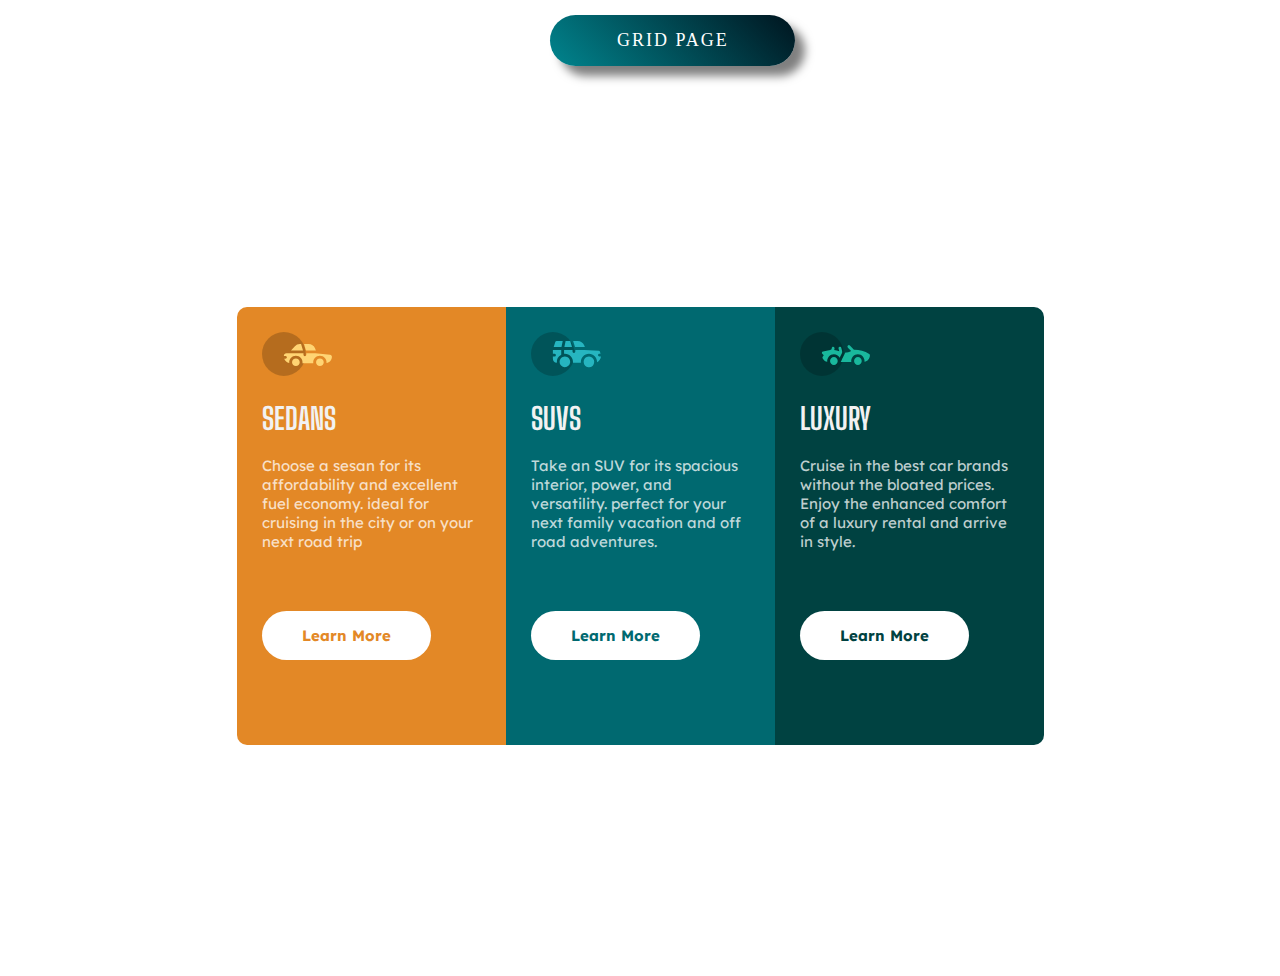
<file: index.html>
<!DOCTYPE html>
<html lang="en">
<head>
    <meta charset="UTF-8">
    <meta http-equiv="X-UA-Compatible" content="IE=edge">
    <meta name="viewport" content="width=device-width, initial-scale=1.0">
    <title>Flexbox</title>
    <link rel="stylesheet" href="style.css">
    <link rel="stylesheet" href="grid.html">

    <link href="https://fonts.googleapis.com/css2?family=Lexend+Deca&display=swap:wght@400" rel="stylesheet">
    <link href="https://fonts.googleapis.com/css2?family=Big+Shoulders+Display:wght@700&display=swap" rel="stylesheet">
</head>
<body>
   <a class="link" href="grid.html">GRID PAGE</a>
  <main>
    <br>
    <section class="box-container">
     <div class="box box1">
     <div class="content">
     <img src="icon-sedans.svg" width="70px">
    <h1>Sedans</h1>
    <p>Choose a sesan for its 
    affordability and excellent fuel economy. ideal for cruising in the 
    city or on your next road trip</p>
    <button class="btnn btnn1">Learn More</button>
</div>
</div>
    <div class="box box2">
        <div class="content">
        <img src="icon-suvs.svg" width="70px">
       <h1>SUVs</h1>
       <p>Take an SUV for its spacious
       interior, power, and versatility. perfect for your next family vacation and off
       road adventures.</p>
       <button class="btnn btnn2">Learn More</button>
    </div>
</div>
   <div class="box box3">
    <div class="content">
    <img src="icon-luxury.svg" width="70px">
    <h1>Luxury</h1>
    <p>Cruise in the best car brands 
    without the bloated prices. Enjoy the enhanced comfort of
    a luxury rental and arrive in style. </p>
    <button class="btnn btnn3">Learn More</button>
    </div>
     </div>

    </section>
</main> 
</body>
<script src="https://fonts.google.com/specimen/Big+shoulders+Display"></script>
<script src="https://fonts.google.com/specimen/Lexend+Deca"></script>
</html>
</file>
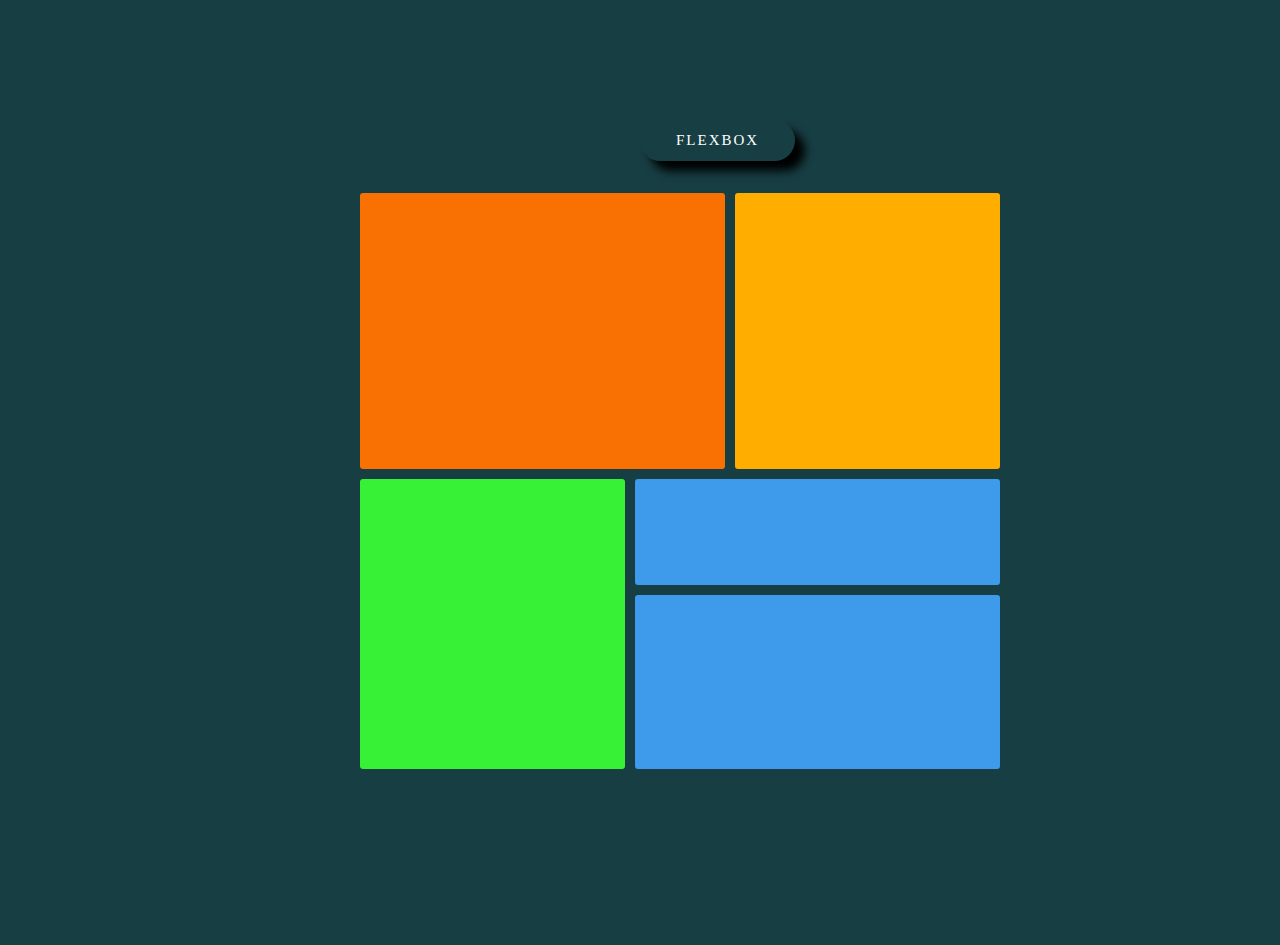
<file: grid.html>
<!DOCTYPE html>
<html lang="en">
<head>
    <meta charset="UTF-8">
    <meta http-equiv="X-UA-Compatible" content="IE=edge">
    <meta name="viewport" content="width=device-width, initial-scale=1.0">
    <title>Grid</title>
    <link rel="stylesheet" href="grid.css">
</head>
<body>
    <a class="link" href="index.html">FLEXBOX</a>
    <main>
        <br>
        <div class="itemA"></div>
        <div class="itemB"></div>
        <div class="itemC"></div>
        <div class="itemD"></div>
        <div class="itemE"></div>
        
    </main>
    
</body>
</html>
</file>
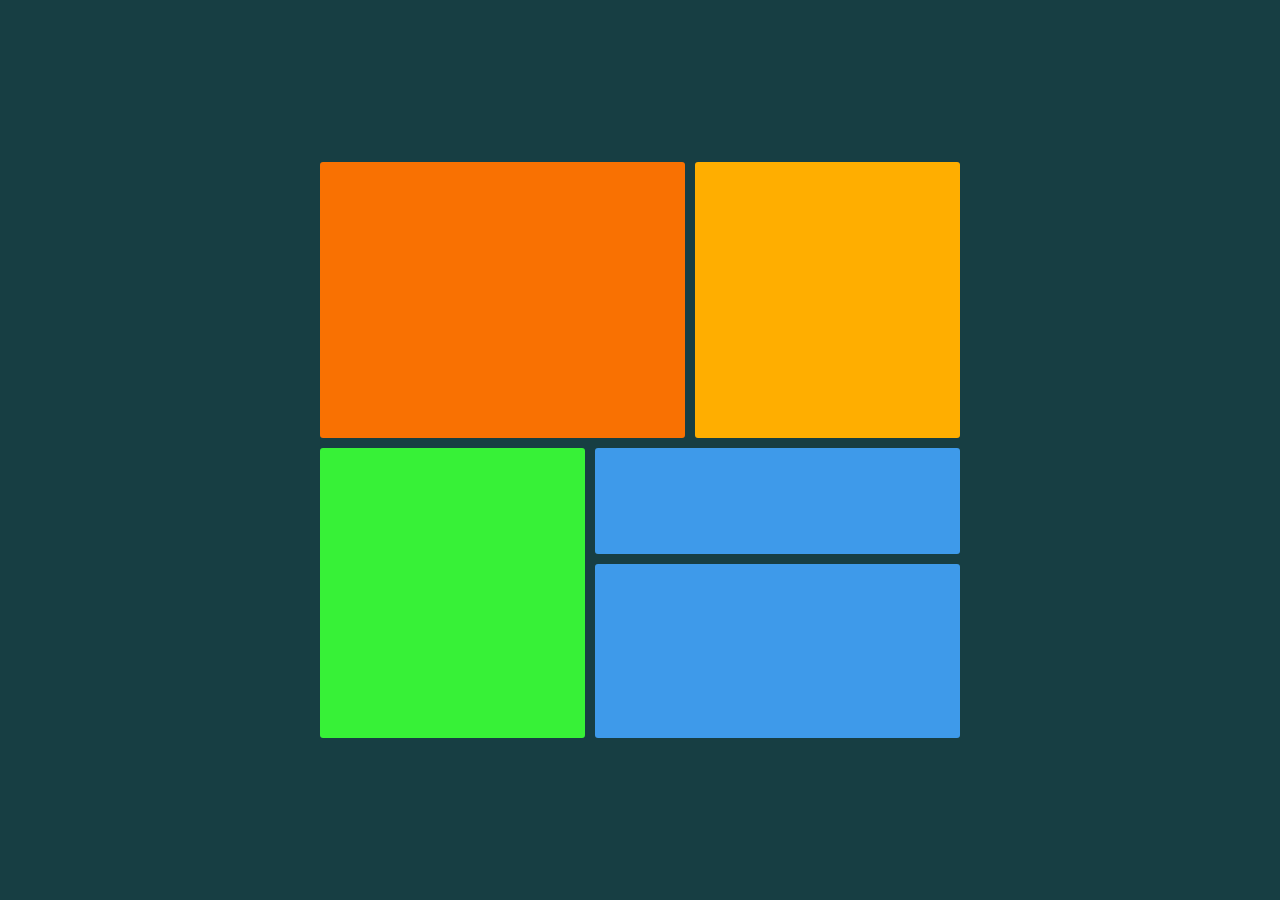
<file: Grid code/grid.html>
<!DOCTYPE html>
<html lang="en">
<head>
    <meta charset="UTF-8">
    <meta http-equiv="X-UA-Compatible" content="IE=edge">
    <meta name="viewport" content="width=device-width, initial-scale=1.0">
    <title>Grid</title>
    <link rel="stylesheet" href="grid.css">
</head>
<body>
    <main>
        <div class="itemA"></div>
        <div class="itemB"></div>
        <div class="itemC"></div>
        <div class="itemD"></div>
        <div class="itemE"></div>
        
    </main>
    
</body>
</html>
</file>
<file: style.css>
*{
    padding: 0;
    margin: 0;
    box-sizing: border-box;
}

.link{
    position: relative; 
    display: inline-block;
    margin: 10px 0;
    color: #fff;
    text-decoration: none;
    text-transform: uppercase;
    font-size: 18px;
    letter-spacing: 2px;
    border-radius: 40px;
    background: linear-gradient(45deg, hsl(184, 99%, 28%), hsl(200, 100%, 6%));
    margin-left: 43%;
    margin-top: 15px; 
    align-items: center;
    flex-flow: wrap;
    box-shadow: 10px 10px 10px rgba(0, 0, 0, 0.5);
    cursor: pointer;
    width: 245px;
    padding: 15px;
    text-align: center;
}
.link:hover{
    background: transparent;
    border: 2px solid hsl(179, 100%, 13%);
    color: hsl(179, 100%, 13%);
    transition: 0.4s;
    animation: rotate 0.7s ease-in-out infinite alternate;
}
@keyframes rotate {
    0%
    {
        transform: rotate(15deg) translate3d(0, 0, 0);
    }
    25%
    {
        transform: rotate(0deg) translate3d(4px, 0, 0);
    }
    50%
    {
        transform: rotate(10deg) translate3d(-3px, 0, 0);
    }
    75%
    {
        transform: rotate(-10deg) translate3d(2px, 0, 0);
    }
    100%
    {
        transform: rotate(0deg) translate3d(-1px, 0, 0);
    }
}

main{
    width: 100%;
    min-height: 100vh;
    display: flex;
    justify-content: center;
    align-content: center;
    font-size: 15px;
}

.box-container{
    width: 100%;
    max-width: 1440px;
    display: flex;
    justify-content: center;
    align-items: center;
    flex-flow: wrap;
}
.box{
    width: 269px;
    padding: 15px;
    min-height: 430px;
}
.box1{
    background-color: hsl(31, 77%, 52%);
    border-top-left-radius: 10px;
    border-bottom-left-radius: 10px;
}
.box2{
    background-color: hsl(184, 100%, 22%);
}
.box3{
    background-color: hsl(179, 100%, 13%);
    border-top-right-radius: 10px;
    border-bottom-right-radius: 10px;
}
.content{
    padding: 10px;
}
h1{
    color: hsl(0, 0%, 95%);
    text-transform: uppercase;
    font-family: 'Big Shoulders Display', cursive;
    margin: 20px 0;
}
p{
    color: hsla(0, 0%, 100%, 0.75);
    font-family: 'lexend Deca', sans-serif;
}
.btnn{
    margin: 60px 0;
    padding: 15px 40px;
    border: 0;
    border-radius: 30px;
    outline: none;
    background-color: #fff;
    font-size: 15px;
    cursor: pointer;
    font-family: 'lexend Deca', sans-serif;
    font-size: 15px;
    font-weight: 700;
}
.btnn1{
    color: hsl(31, 77%, 52%);
}
.btnn2{
    color: hsl(184, 100%, 22%);
}
.btnn3{
    color: hsl(179, 100%, 13%);
}
.btnn:hover{
    background-color: transparent;
    border: 2px solid #fff;
    color: #fff;
    transition: 0.4s;
}

@media screen and (max-width: 807px) {
    .box-container {
      flex-direction: column;
      padding: 10px;
    }
    body > * {
      width: 100%;
    }
    h1 {
      font-size: 1.6rem;
      line-height: normal;
      text-align: center;
    }
    p {
      text-align: center;
    }
    .link{
        position: relative; 
        display: inline-block;
        padding: 12px 36px;
        margin: 10px 0;
        color: #fff;
        text-decoration: none;
        text-transform: uppercase;
        font-size: 13px;
        letter-spacing: 2px;
        border-radius: 40px;
        background: linear-gradient(45deg, hsl(184, 99%, 28%), hsl(200, 100%, 6%));
        margin-left: 24%;
        margin-top: 30px; 
        align-items: center;
        flex-flow: wrap;
        box-shadow: 10px 10px 10px rgba(0, 0, 0, 0.5);
        cursor: pointer;
        text-align: center;
        width: 175px;
    }
    .link:hover{
        background: transparent;
        border: 2px solid hsl(179, 100%, 13%);
        color: hsl(179, 100%, 13%);
        transition: 0.4s;
        animation: normal;
        animation: rotate 0.7s ease-in-out infinite alternate;
    }
    @keyframes rotate {
        0%
        {
            transform: rotate(15deg) translate3d(0, 0, 0);
        }
        25%
        {
            transform: rotate(0deg) translate3d(4px, 0, 0);
        }
        50%
        {
            transform: rotate(10deg) translate3d(-3px, 0, 0);
        }
        75%
        {
            transform: rotate(-10deg) translate3d(2px, 0, 0);
        }
        100%
        {
            transform: rotate(0deg) translate3d(-1px, 0, 0);
        }
    }
  }
</file>
<file: grid.css>
*{
    margin: 0;
    padding: 0;
}
.link{
    position: relative; 
    display: inline-block;
    padding: 12px 36px;
    margin: 10px 0;
    color: #fff;
    text-decoration: none;
    text-transform: uppercase;
    font-size: 15px;
    letter-spacing: 2px;
    border-radius: 40px;
    background: transparent;
    margin-left: 50%;
    margin-top: 15px; 
    align-items: center;
    flex-direction: row;
    margin-top: -700px;
    box-shadow: 10px 10px 10px rgba(0, 0, 0, 1);
}
.link:hover{
    background: transparent;
    color: #fff;
    transition: 0.4s;
    animation: rotate 0.7s ease-in-out both;
}
@keyframes rotate {
    0%
    {
        transform: rotate(15deg) translate3d(0, 0, 0);
    }
    25%
    {
        transform: rotate(0deg) translate3d(4px, 0, 0);
    }
    50%
    {
        transform: rotate(10deg) translate3d(-3px, 0, 0);
    }
    75%
    {
        transform: rotate(-10deg) translate3d(2px, 0, 0);
    }
    100%
    {
        transform: rotate(0deg) translate3d(-1px, 0, 0);
    }
}


body{
    background-color: #173e43;
    display: flex;
    place-items: center;
    min-height: 100vh;
    margin-top: 45px;
}
main{
    display: grid;
    grid-template-areas: 
    'a a b'
    'c d d'
    'c e e'
    ;
    gap: 10px;
    width: 50%;
    min-height: 50%;
    margin: auto;
    margin-left: -34%;
}
main div{
    text-align: center;
    border-radius: 3px;
    padding: 2.3cm;
}
.itemA{
    background-color: rgb(249, 113, 2);
    grid-area: a;

}
.itemB{
    background-color: rgb(255, 174, 0);
    grid-area: b;
    padding-top: 5cm;
}
.itemC{
    background-color: rgb(55, 241, 55);
    grid-area: c;
    padding-bottom: 0.5cm;
}
.itemD{
    background-color: rgb(62, 154, 234);
    grid-area: d;
    padding-bottom: 0.5cm;
}
.itemE{
    background-color: rgb(62, 154, 234);
    grid-area: e;
}
@media screen and (max-width: 807px) and (min-width: 100px) {
    main {
        flex-direction: row;
      padding: 10px;
      width: 25%;
    min-height: 25%;
    margin: auto;
    margin-left: -50%;
    }
    body > * {
        width: 100%;
        
    }
    main div {
       padding: 1.2cm;
       gap: 5px;
       margin-left: ;
    }
    .link{
      margin-top: -700px;  
      text-align: center;
        width: 175px;
        margin-left: 50%;
        margin-right: -5%;
    }
    .itemA{
        padding: 1.5cm;
    }
    .itemB{
        padding: 1.5cm;
    }
    
  }
</file>
<file: Grid code/grid.css>
*{
    margin: 0;
    padding: 0;
}
body{
    background-color: #173e43;
    display: flex;
    place-items: center;
    min-height: 100vh;
}
main{
    display: grid;
    grid-template-areas: 
    'a a b'
    'c d d'
    'c e e'
    ;
    gap: 10px;
    width: 50%;
    min-height: 50%;
    margin: auto;
}
main div{
    text-align: center;
    border-radius: 3px;
    padding: 2.3cm;
}
.itemA{
    background-color: rgb(249, 113, 2);
    grid-area: a;

}
.itemB{
    background-color: rgb(255, 174, 0);
    grid-area: b;
    padding-top: 5cm;
}
.itemC{
    background-color: rgb(55, 241, 55);
    grid-area: c;
    padding;
    padding-bottom: 0.5cm;
}
.itemD{
    background-color: rgb(62, 154, 234);
    grid-area: d;
    padding-bottom: 0.5cm;
}
.itemE{
    background-color: rgb(62, 154, 234);
    grid-area: e;
}
@media screen and (max-width: 600px) {
    main {
        flex-direction: column;
      width: 25%;
      margin-left: -10px;
      padding: 1cm;
      display: grid;
      margin-left: 20px;
    }
    body > * {
      width: 50%;
    }
    main div {
       padding: 1.2cm;
       gap: 5px;
    }
    .itemA{
        padding: 2.3cm;
        padding-top: 1cm;
    }
    .itemB{
        padding-top: 1.1cm;
    }
    .itemC{
        padding-top: 0cm;
        padding-bottom: 2cm;
    }
  }
</file>
